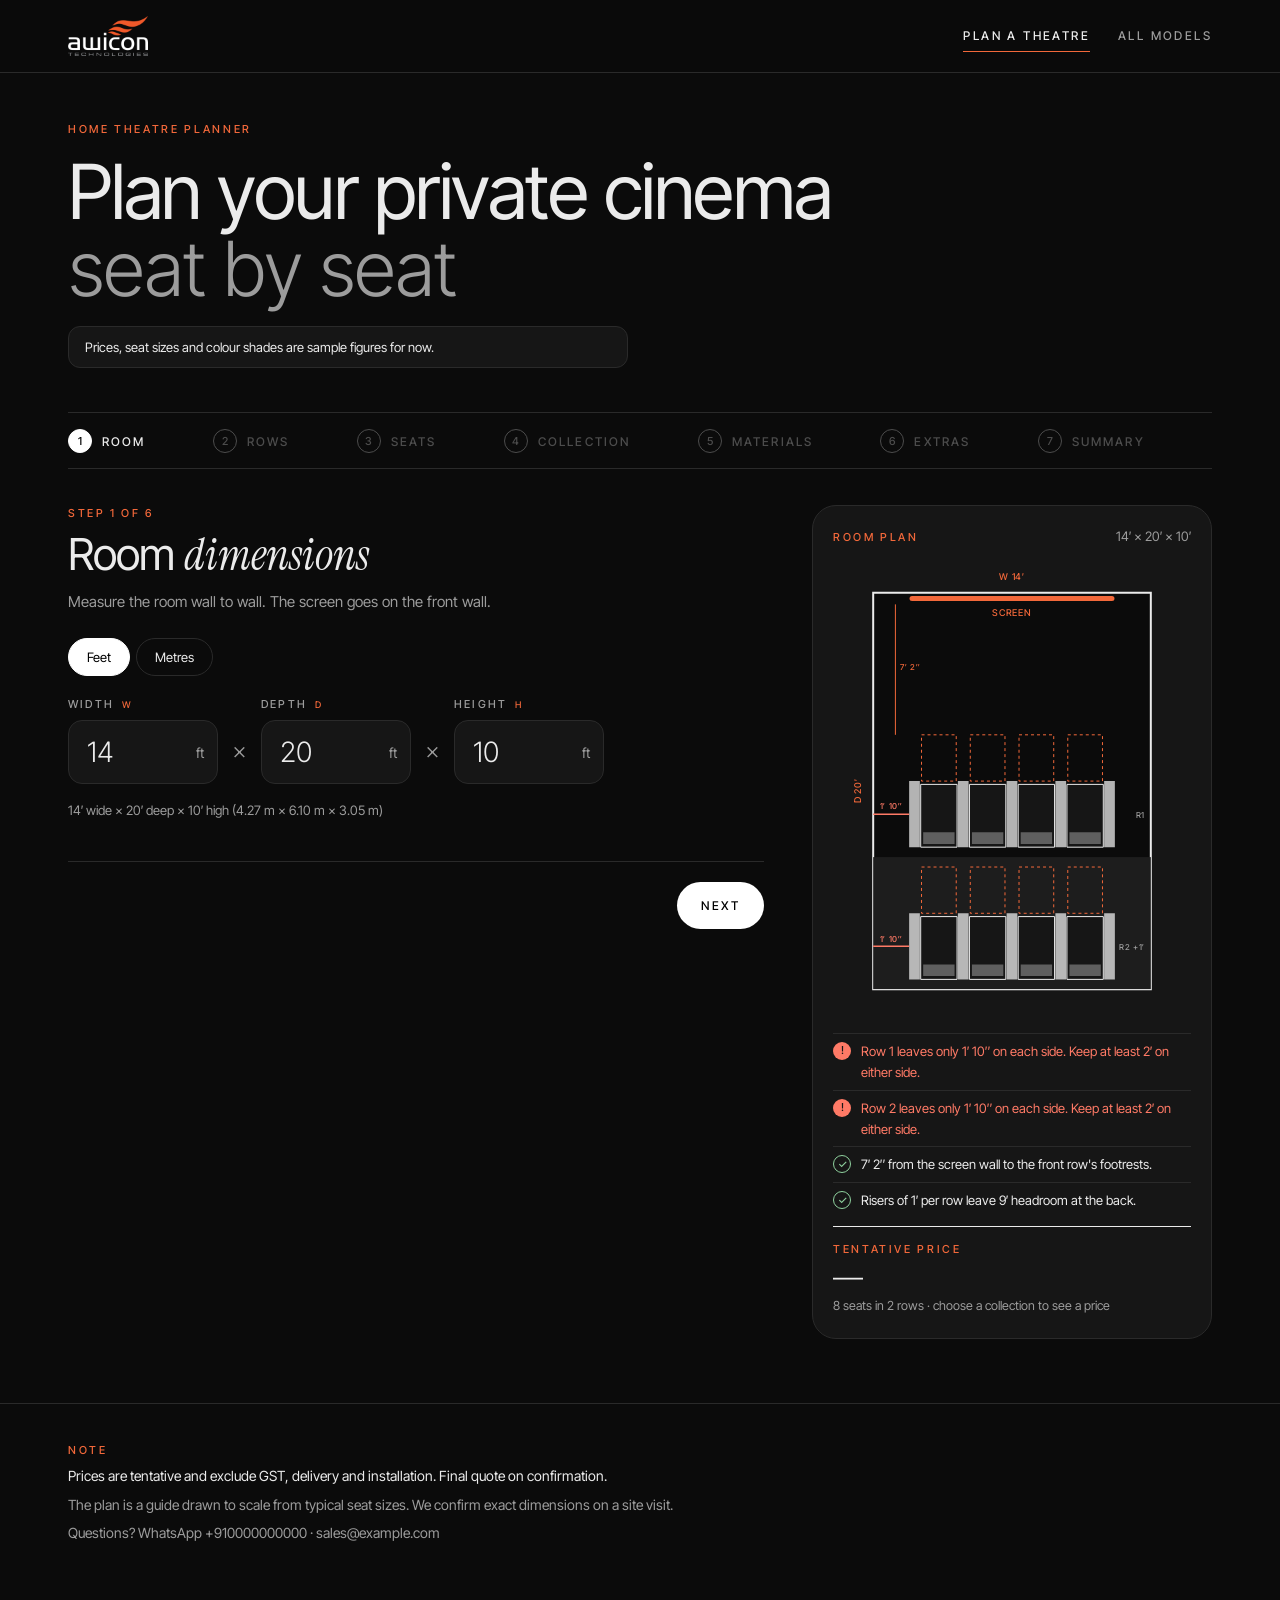
<file: index.html>
<!doctype html>
<html lang="en">
<head>
  <meta charset="utf-8">
  <meta name="viewport" content="width=device-width, initial-scale=1">
  <title>Home Theatre Planner</title>
  <meta name="description" content="Plan your home theatre seating: enter the room, set out the rows, choose a collection, pick materials and accessories, and see a tentative price.">
  <link rel="preconnect" href="https://fonts.googleapis.com">
  <link rel="preconnect" href="https://fonts.gstatic.com" crossorigin>
  <link href="https://fonts.googleapis.com/css2?family=Inter+Tight:wght@300;400;500&family=Instrument+Serif:ital@0;1&display=swap" rel="stylesheet">
  <link rel="stylesheet" href="styles.css">
  <link rel="stylesheet" href="planner.css">
  <link rel="icon" type="image/png" href="images/awicon-icon.png">
  <link rel="apple-touch-icon" href="images/awicon-icon.png">
</head>
<body class="planner">
  <header class="site-header">
    <div class="wrap header-inner">
      <a class="logo" href="index.html" aria-label="Awicon Technologies">
        <img src="images/awicon-logo-white.png" alt="Awicon Technologies" width="480" height="240">
      </a>
      <nav class="top-nav"><a href="index.html" aria-current="page">Plan a theatre</a><a href="models.html">All models</a></nav>
    </div>
  </header>

  <main class="wrap">
    <section class="p-hero">
      <p class="eyebrow">Home theatre planner</p>
      <h1>Plan your private cinema<span class="dim">seat by seat</span></h1>
      <p class="notice" id="sampleNotice" hidden>Prices, seat sizes and colour shades are sample figures for now.</p>
    </section>

    <ol class="stepper" id="stepper" aria-label="Steps"></ol>

    <div class="p-layout">
      <div class="p-main">
        <!-- 1 Room -->
        <section class="step" data-step="1" aria-labelledby="h1s">
          <p class="eyebrow">Step 1 of 6</p>
          <h2 id="h1s">Room <em>dimensions</em></h2>
          <p class="muted">Measure the room wall to wall. The screen goes on the front wall.</p>
          <div class="unit-switch" role="radiogroup" aria-label="Units">
            <label><input type="radio" name="unit" value="ft" checked><span>Feet</span></label>
            <label><input type="radio" name="unit" value="m"><span>Metres</span></label>
          </div>
          <div class="dims">
            <label class="dim-field"><span>Width <small>W</small></span><input type="number" inputmode="decimal" min="1" step="0.1" id="roomW"><em class="unit-lbl"></em></label>
            <span class="times">×</span>
            <label class="dim-field"><span>Depth <small>D</small></span><input type="number" inputmode="decimal" min="1" step="0.1" id="roomD"><em class="unit-lbl"></em></label>
            <span class="times">×</span>
            <label class="dim-field"><span>Height <small>H</small></span><input type="number" inputmode="decimal" min="1" step="0.1" id="roomH"><em class="unit-lbl"></em></label>
          </div>
          <p class="hint" id="roomHint"></p>
        </section>

        <!-- 2 Rows -->
        <section class="step" data-step="2" aria-labelledby="h2s" hidden>
          <p class="eyebrow">Step 2 of 6</p>
          <h2 id="h2s">Number of <em>rows</em></h2>
          <p class="muted">Rows behind the first are raised on a riser so everyone sees the screen.</p>
          <div class="big-choice" id="rowChoice" role="radiogroup" aria-label="Number of rows"></div>
          <p class="hint" id="rowHint"></p>
        </section>

        <!-- 3 Seats per row -->
        <section class="step" data-step="3" aria-labelledby="h3s" hidden>
          <p class="eyebrow">Step 3 of 6</p>
          <h2 id="h3s">Seats in each <em>row</em></h2>
          <p class="muted"><b>Straight arms</b> make a straight row. <b>Wedged arms</b> are tapered so the row curves towards the screen.</p>
          <div class="row-cards" id="rowCards"></div>
        </section>

        <!-- 4 Collection -->
        <section class="step" data-step="4" aria-labelledby="h4s" hidden>
          <p class="eyebrow">Step 4 of 6</p>
          <h2 id="h4s">Choose the <em>collection</em></h2>
          <div class="assign" id="assignTarget" role="radiogroup" aria-label="Choose for"></div>
          <div class="brand-tabs" id="pBrandTabs" role="tablist"></div>
          <div class="collections" id="collections"></div>
          <h3 class="sub">Quantity</h3>
          <div class="qty-rows" id="qtyRows"></div>
        </section>

        <!-- 5 Materials -->
        <section class="step" data-step="5" aria-labelledby="h5s" hidden>
          <p class="eyebrow">Step 5 of 6</p>
          <h2 id="h5s">Materials and <em>upholstery</em></h2>
          <p class="muted">Colour on a screen is only a guide. We'll send physical samples before anything is made.</p>
          <div id="materials"></div>
        </section>

        <!-- 6 Customise -->
        <section class="step" data-step="6" aria-labelledby="h6s" hidden>
          <p class="eyebrow">Step 6 of 6</p>
          <h2 id="h6s">Customisations and <em>accessories</em></h2>
          <div id="customs"></div>
        </section>

        <!-- Summary -->
        <section class="step" data-step="7" aria-labelledby="h7s" hidden>
          <img class="print-logo" src="images/awicon-logo.png" alt="Awicon Technologies" width="480" height="240">
          <p class="eyebrow">Your theatre</p>
          <h2 id="h7s">Summary and tentative <em>quote</em></h2>
          <div id="summary"></div>
          <div class="sum-actions">
            <a class="primary" id="sendWhatsapp" target="_blank" rel="noopener">Send on WhatsApp</a>
            <button type="button" class="ghost" id="copyQuote">Copy as text</button>
            <button type="button" class="ghost" id="copyLink">Copy link to this plan</button>
            <button type="button" class="ghost" id="printQuote">Print / PDF</button>
          </div>
          <button type="button" class="link danger" id="startOver">Start over</button>
        </section>

        <div class="step-nav">
          <button type="button" class="ghost" id="backBtn">Back</button>
          <button type="button" class="primary" id="nextBtn">Next</button>
        </div>
      </div>

      <aside class="p-side" aria-label="Room plan">
        <div class="side-card">
          <div class="side-head">
            <p class="eyebrow">Room plan</p>
            <span class="muted small" id="planDims"></span>
          </div>
          <div class="plan" id="plan"></div>
          <ul class="checks" id="checks"></ul>
          <div class="side-total">
            <span class="eyebrow">Tentative price</span>
            <strong id="sideTotal">—</strong>
            <small class="muted" id="sideSeats"></small>
          </div>
        </div>
      </aside>
    </div>
  </main>

  <footer class="site-footer">
    <div class="wrap">
      <p class="eyebrow">Note</p>
      <p id="priceNote"></p>
      <p class="muted">The plan is a guide drawn to scale from typical seat sizes. We confirm exact dimensions on a site visit.</p>
      <p class="muted" id="contactLine"></p>
    </div>
  </footer>

  <div class="toast" id="toast" role="status" aria-live="polite"></div>

  <script src="catalogue-data.js"></script>
  <script src="drawings.js"></script>
  <script src="planner.js"></script>
</body>
</html>
</file>
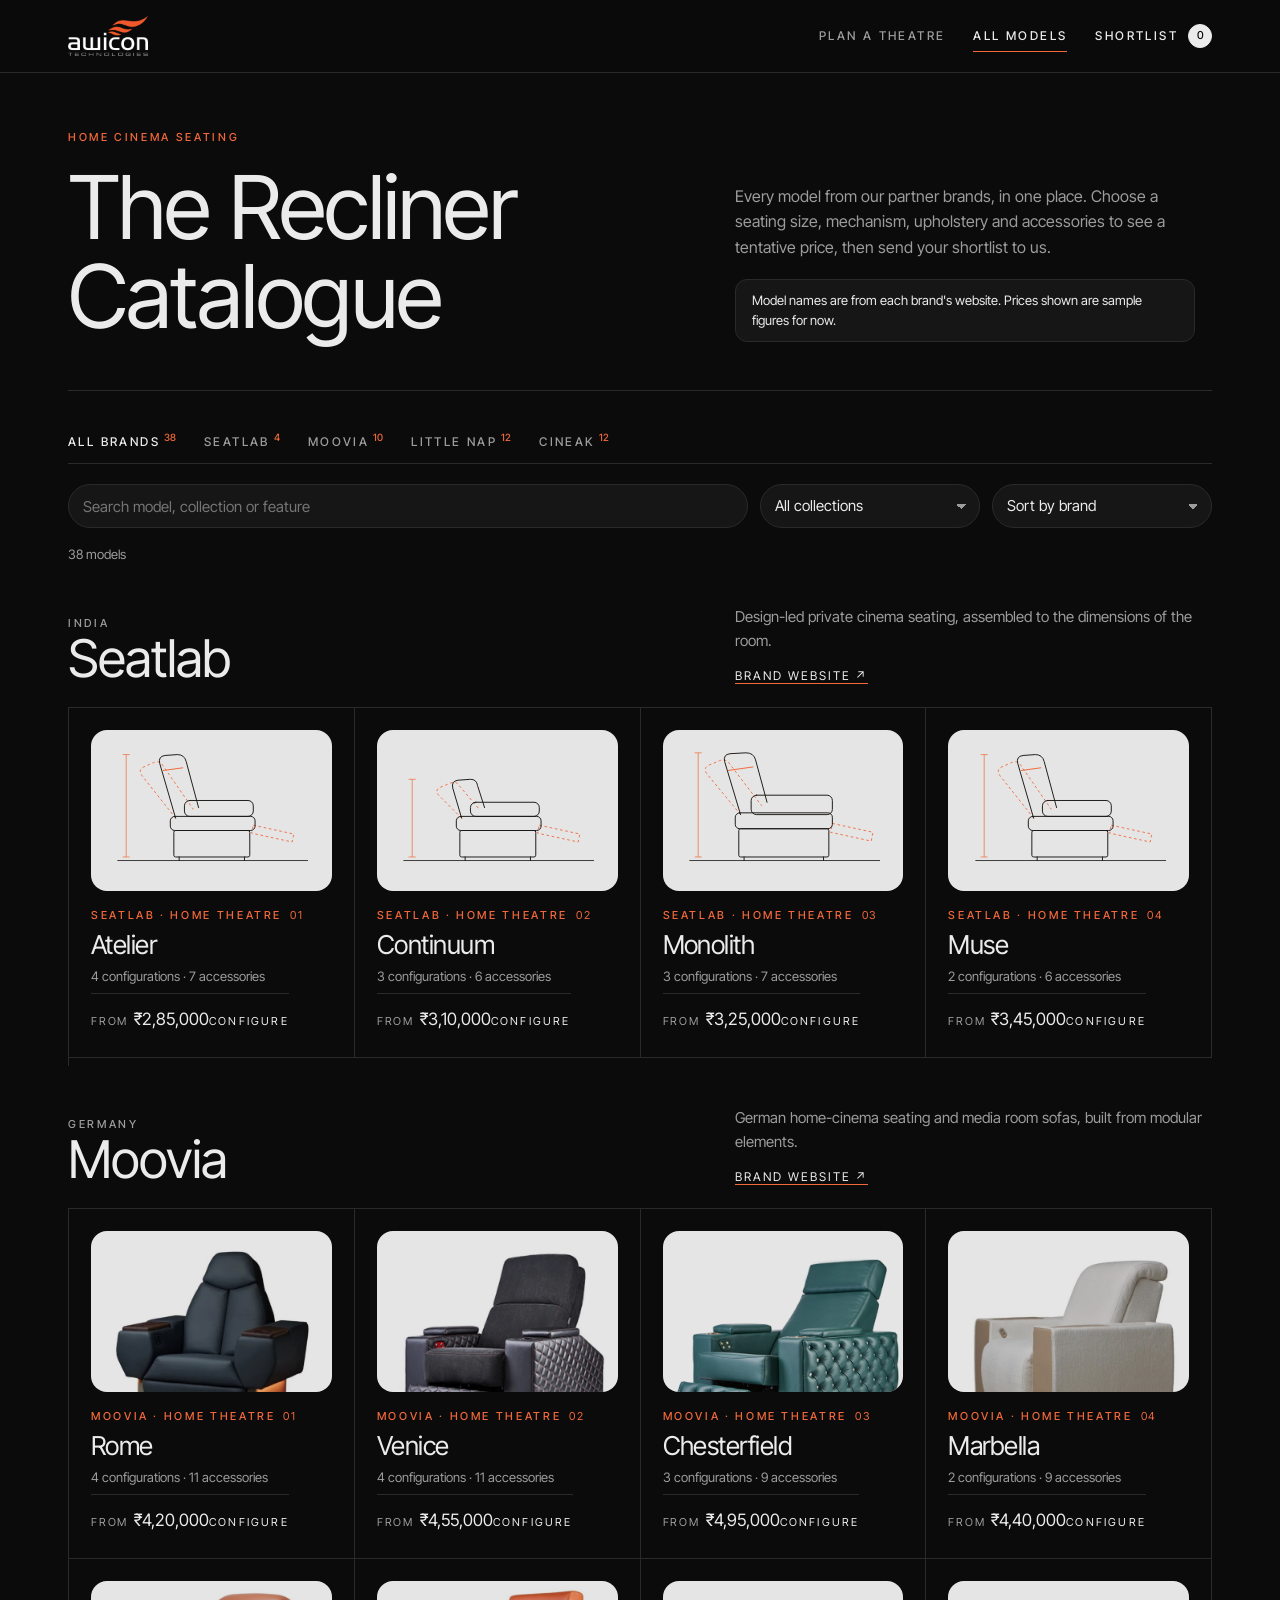
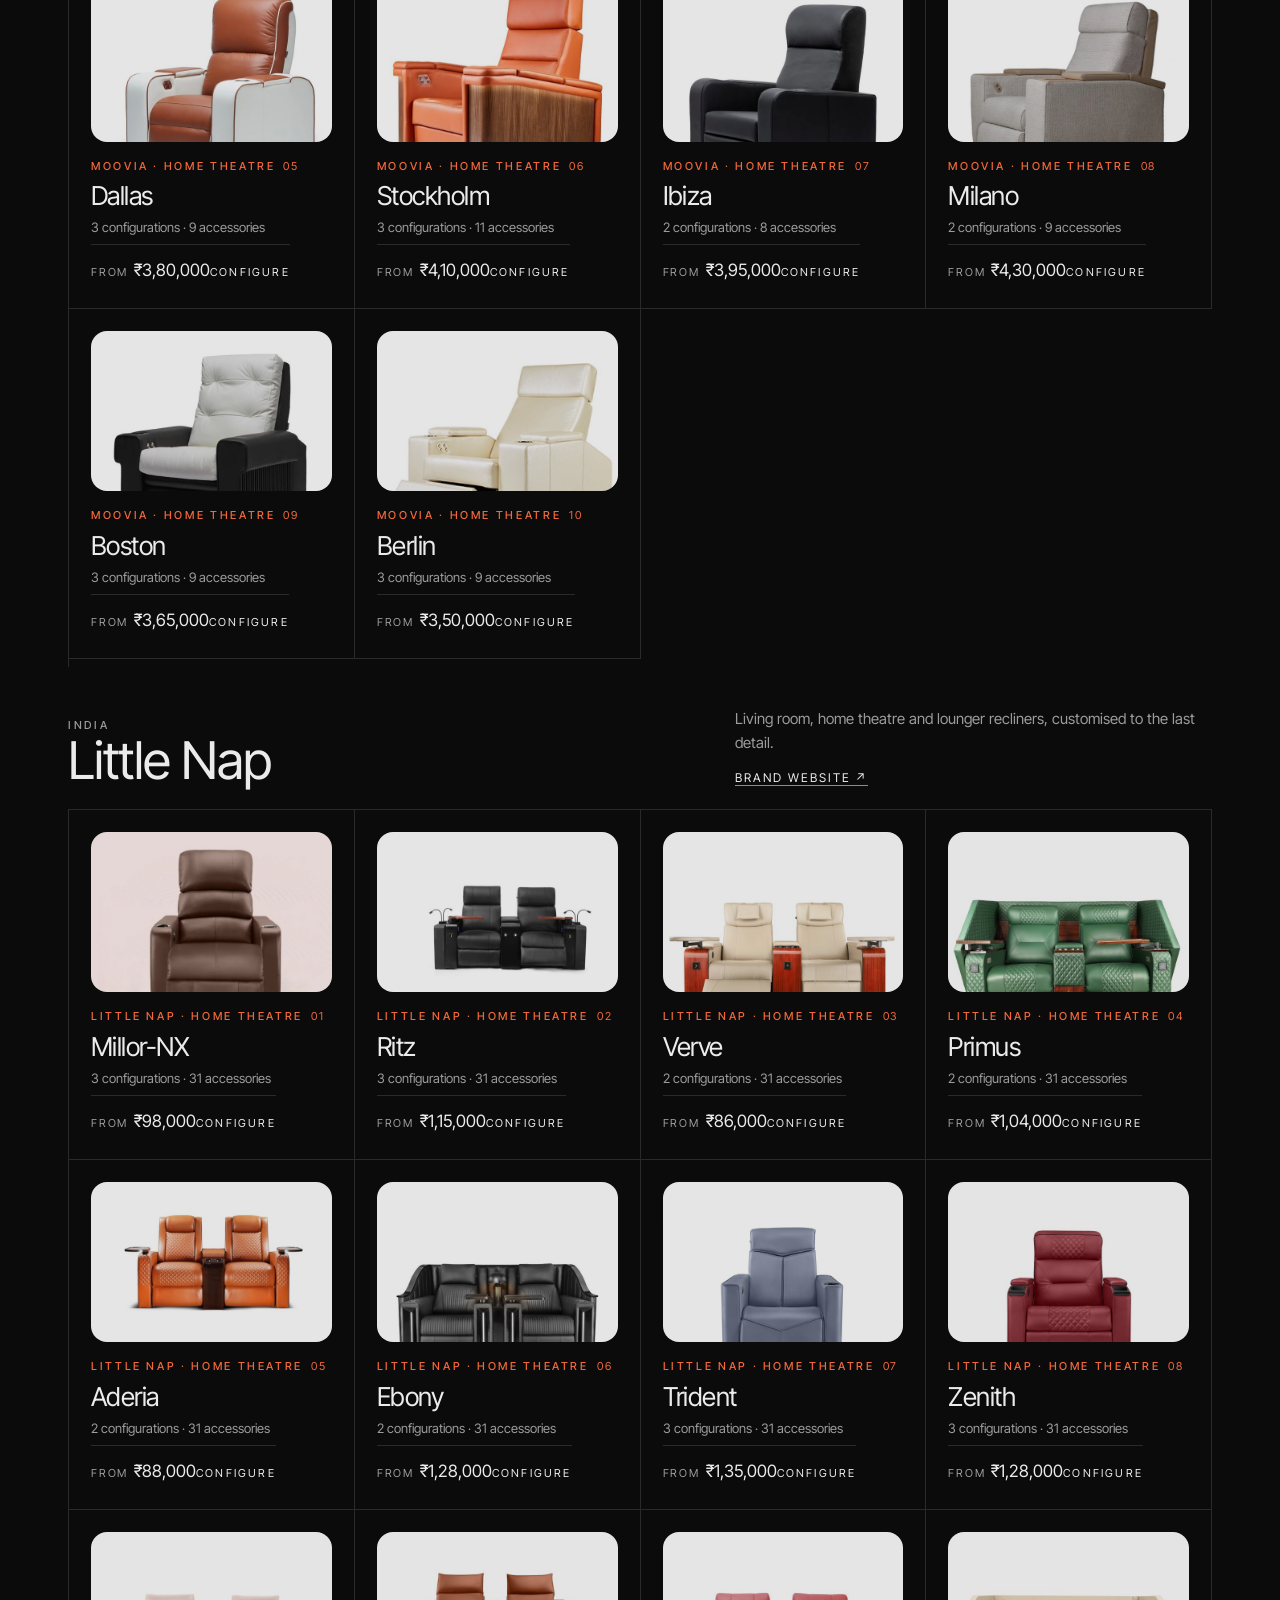
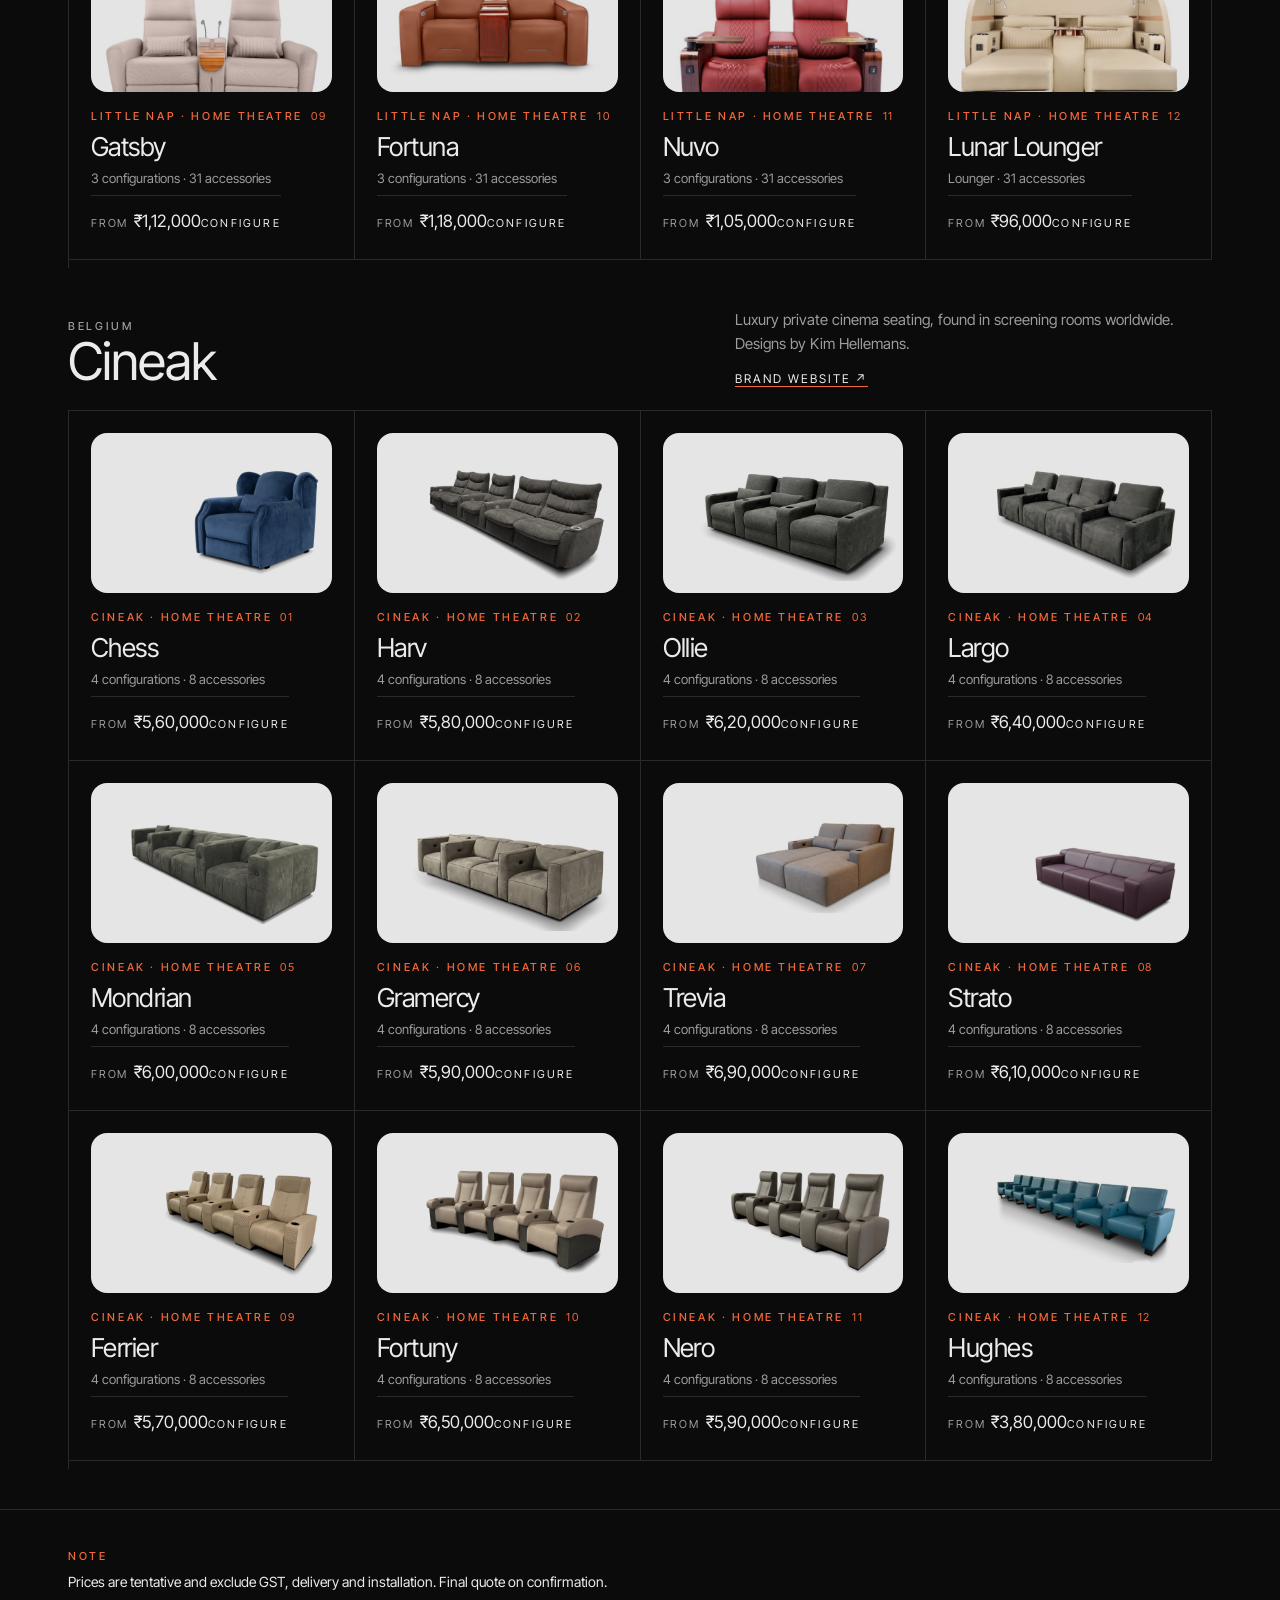
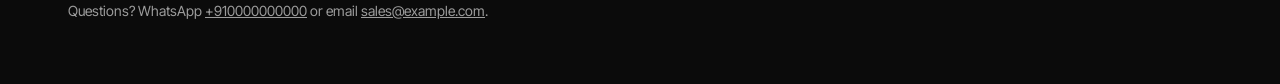
<file: models.html>
<!doctype html>
<html lang="en">
<head>
  <meta charset="utf-8">
  <meta name="viewport" content="width=device-width, initial-scale=1">
  <title>The Recliner Catalogue</title>
  <meta name="description" content="Browse recliners and home cinema seating, choose options and accessories, and see a tentative price.">
  <link rel="preconnect" href="https://fonts.googleapis.com">
  <link rel="preconnect" href="https://fonts.gstatic.com" crossorigin>
  <link href="https://fonts.googleapis.com/css2?family=Inter+Tight:wght@300;400;500&family=Instrument+Serif:ital@0;1&display=swap" rel="stylesheet">
  <link rel="stylesheet" href="styles.css">
  <link rel="icon" type="image/png" href="images/awicon-icon.png">
  <link rel="apple-touch-icon" href="images/awicon-icon.png">
</head>
<body>
  <header class="site-header">
    <div class="wrap header-inner">
      <a class="logo" href="#" id="logo" aria-label="Awicon Technologies">
        <img src="images/awicon-logo-white.png" alt="Awicon Technologies" width="480" height="240">
      </a>
      <nav class="top-nav"><a href="index.html">Plan a theatre</a><a href="models.html" aria-current="page">All models</a></nav>
      <button class="shortlist-btn" id="openShortlist" type="button" aria-haspopup="dialog">
        Shortlist <span class="count" id="shortlistCount">0</span>
      </button>
    </div>
  </header>

  <main>
    <section class="hero wrap">
      <p class="eyebrow" id="eyebrow"></p>
      <div class="hero-grid">
        <h1 id="heroTitle"></h1>
        <div>
          <p class="lede">Every model from our partner brands, in one place. Choose a seating size, mechanism, upholstery and accessories to see a tentative price, then send your shortlist to us.</p>
          <p class="notice" id="sampleNotice" hidden>Model names are from each brand's website. Prices shown are sample figures for now.</p>
        </div>
      </div>
      <div class="rule"></div>
    </section>

    <section class="wrap controls" aria-label="Filters">
      <div class="brand-tabs" id="brandTabs" role="tablist"></div>
      <div class="filter-row">
        <label class="field search">
          <span class="sr">Search</span>
          <input type="search" id="search" placeholder="Search model, collection or feature">
        </label>
        <label class="field">
          <span class="sr">Collection</span>
          <select id="typeFilter"></select>
        </label>
        <label class="field">
          <span class="sr">Sort</span>
          <select id="sort">
            <option value="brand">Sort by brand</option>
            <option value="price-asc">Price: low to high</option>
            <option value="price-desc">Price: high to low</option>
            <option value="name">Name A–Z</option>
          </select>
        </label>
      </div>
      <p class="result-count" id="resultCount" aria-live="polite"></p>
    </section>

    <section class="wrap" id="grid" aria-label="Models"></section>
  </main>

  <footer class="site-footer">
    <div class="wrap">
      <p class="eyebrow">Note</p>
      <p id="priceNote"></p>
      <p class="muted" id="contactLine"></p>
    </div>
  </footer>

  <!-- Model detail / configurator -->
  <dialog class="sheet" id="modelDialog" aria-labelledby="mTitle">
    <form method="dialog" class="sheet-inner" id="modelForm">
      <button class="close" value="close" aria-label="Close">×</button>
      <div class="m-media">
        <div class="m-draw" id="mMedia"></div>
        <p class="caption" id="mCaption1">Side elevation · not to scale</p>
        <div class="m-row" id="mRow"></div>
        <p class="caption" id="mCaption2"></p>
      </div>
      <div class="m-body">
        <p class="eyebrow" id="mBrand"></p>
        <h2 id="mTitle"></h2>
        <p class="m-desc" id="mDesc"></p>
        <ul class="m-features" id="mFeatures"></ul>

        <fieldset>
          <legend>Seating</legend>
          <div class="chips" id="mVariants"></div>
        </fieldset>
        <div id="mOptions"></div>
        <fieldset>
          <legend>Accessories</legend>
          <div class="acc-list" id="mAccessories"></div>
        </fieldset>

        <div class="m-total">
          <div>
            <span class="eyebrow">Tentative price</span>
            <strong id="mTotal"></strong>
            <small class="muted" id="mBreakdown"></small>
          </div>
          <button class="primary" type="button" id="mAdd">Add to shortlist</button>
        </div>
        <button class="link" type="button" id="mShare">Copy link to this model</button>
      </div>
    </form>
  </dialog>

  <!-- Shortlist drawer -->
  <dialog class="drawer" id="shortlistDialog" aria-labelledby="sTitle">
    <div class="drawer-inner">
      <div class="drawer-head">
        <img class="print-logo" src="images/awicon-logo.png" alt="Awicon Technologies" width="480" height="240">
        <p class="eyebrow">Your selection</p>
        <h2 id="sTitle">Shortlist</h2>
        <button class="close" type="button" id="closeShortlist" aria-label="Close">×</button>
      </div>
      <div class="drawer-list" id="shortlistItems"></div>
      <div class="drawer-foot">
        <div class="grand"><span class="eyebrow">Estimated total</span><strong id="grandTotal"></strong></div>
        <p class="muted small" id="drawerNote"></p>
        <div class="drawer-actions">
          <a class="primary" id="sendWhatsapp" target="_blank" rel="noopener">Send on WhatsApp</a>
          <button type="button" id="copyQuote">Copy as text</button>
          <button type="button" id="printQuote">Print / PDF</button>
        </div>
        <button class="link danger" type="button" id="clearShortlist">Clear shortlist</button>
      </div>
    </div>
  </dialog>

  <div class="toast" id="toast" role="status" aria-live="polite"></div>

  <script src="catalogue-data.js"></script>
  <script src="drawings.js"></script>
  <script src="app.js"></script>
</body>
</html>
</file>
<file: styles.css>
:root {
  /* Matched to awicontech.com: near-black, off-white type, white pill buttons, rounded cards.
     --gold is the accent used for labels and dimensions (Awicon orange). */
  --bg: #0B0B0B;
  --surface: #161616;
  --panel: #1D1D1D;
  --ink: #EBEBEB;
  --ink-2: #9C9C9C;
  --line: #2A2A2A;
  --gold: #F2683A;
  --accent: #FFFFFF;
  --accent-ink: #000000;
  --danger: #FF7A66;
  --tile: #E5E5E5;
  --radius: 16px;
  --shadow: 0 24px 60px rgba(0, 0, 0, .55);
  --sans: "Inter Tight", "Helvetica Neue", Arial, sans-serif;
  --serif: "Instrument Serif", Georgia, serif;
  color-scheme: dark;
}

* { box-sizing: border-box; }
html { -webkit-text-size-adjust: 100%; }
body {
  margin: 0; background: var(--bg); color: var(--ink);
  font: 400 15px/1.6 var(--sans);
  letter-spacing: 0;
}
h1, h2, h3 { font-weight: 400; margin: 0; letter-spacing: -.02em; }
h1 em, h2 em, h3 em { font-family: var(--serif); font-style: italic; font-weight: 400; letter-spacing: 0; }
button, input, select { font: inherit; color: inherit; letter-spacing: inherit; }
a { color: inherit; }
.wrap { max-width: 1240px; margin: 0 auto; padding: 0 16px; }
@media (min-width: 900px) { .wrap { padding: 0 48px; } }
.muted { color: var(--ink-2); }
.small { font-size: 13px; }
.sr { position: absolute; width: 1px; height: 1px; overflow: hidden; clip: rect(0 0 0 0); }
.eyebrow {
  margin: 0; color: var(--gold); font-size: 11px; font-weight: 500;
  letter-spacing: .24em; text-transform: uppercase;
}
.rule { height: 1px; background: var(--line); margin-top: 48px; }

/* Header */
.site-header {
  position: sticky; top: 0; z-index: 10;
  background: color-mix(in srgb, var(--bg) 90%, transparent);
  backdrop-filter: blur(10px); border-bottom: 1px solid var(--line);
}
.header-inner { display: flex; align-items: center; justify-content: space-between; height: 72px; }
.logo { display: block; line-height: 0; }
.logo img { height: 40px; width: auto; display: block; }
.print-logo { display: none; }
.shortlist-btn {
  display: inline-flex; align-items: center; gap: 10px; cursor: pointer; background: none;
  border: 0; border-bottom: 1px solid transparent; padding: 6px 0;
  font-size: 12px; font-weight: 500; letter-spacing: .2em; text-transform: uppercase;
}
.shortlist-btn:hover { border-bottom-color: var(--gold); }
.count {
  border: 1px solid var(--ink); background: var(--ink); color: var(--bg); border-radius: 999px; min-width: 24px; height: 24px;
  display: inline-grid; place-items: center; font-size: 11px; letter-spacing: 0;
}

/* Top nav (shared with models.html) */
.top-nav { display: flex; gap: 28px; margin-left: auto; margin-right: 28px; }
.top-nav a {
  text-decoration: none; font-size: 12px; font-weight: 500; letter-spacing: .2em; text-transform: uppercase;
  color: var(--ink-2); padding: 6px 0; border-bottom: 1px solid transparent;
}
.top-nav a[aria-current="page"], .top-nav a:hover { color: var(--ink); border-bottom-color: var(--gold); }
@media (max-width: 760px) {
  .top-nav { gap: 14px; margin-right: 14px; }
  .top-nav a { font-size: 10px; letter-spacing: .12em; }
  .logo img { height: 32px; }
}

/* Hero */
.hero { padding-top: 56px; }
.hero-grid { display: grid; grid-template-columns: 1.3fr 1fr; gap: 48px; align-items: end; margin-top: 16px; }
.hero h1 { font-size: clamp(40px, 7vw, 88px); line-height: 1.02; }
.lede { margin: 0; color: var(--ink-2); max-width: 460px; font-size: 16px; }
.notice {
  margin: 18px 0 0; padding: 10px 16px; border: 1px solid var(--line); border-radius: 12px; background: var(--surface); color: var(--ink);
  font-size: 13px; max-width: 460px;
}

/* Controls */
.controls { padding-top: 28px; }
.brand-tabs { display: flex; gap: 28px; overflow-x: auto; scrollbar-width: none; border-bottom: 1px solid var(--line); }
.brand-tabs button {
  flex: none; cursor: pointer; background: none; border: 0; padding: 10px 0 12px; margin-bottom: -1px;
  border-bottom: 1px solid transparent; font-size: 12px; font-weight: 500; letter-spacing: .2em; text-transform: uppercase;
  color: var(--ink-2);
}
.brand-tabs button sup { font-size: 10px; letter-spacing: 0; margin-left: 4px; color: var(--gold); }
.brand-tabs button[aria-selected="true"] { color: var(--ink); border-bottom-color: var(--gold); }
.brand-tabs button:hover { color: var(--ink); }
.filter-row { display: grid; grid-template-columns: 1fr 220px 220px; gap: 12px; margin-top: 20px; }
.field input, .field select {
  width: 100%; height: 44px; border: 1px solid var(--line); background: var(--surface);
  border-radius: 200px; padding: 0 14px; appearance: none; -webkit-appearance: none;
}
.field select {
  background-image: linear-gradient(45deg, transparent 50%, var(--ink-2) 50%), linear-gradient(135deg, var(--ink-2) 50%, transparent 50%);
  background-position: calc(100% - 18px) 19px, calc(100% - 13px) 19px; background-size: 5px 5px; background-repeat: no-repeat;
}
.field input:focus, .field select:focus, button:focus-visible, a:focus-visible { outline: 1px solid var(--gold); outline-offset: 2px; }
.result-count { color: var(--ink-2); font-size: 13px; margin: 16px 0 0; }

/* Brand sections + grid */
.brand-section { padding-top: 40px; }
.brand-head {
  display: grid; grid-template-columns: 1.3fr 1fr; gap: 48px; align-items: end;
  padding-bottom: 20px; border-bottom: 1px solid var(--line);
}
.brand-head h2 { font-size: clamp(32px, 4.5vw, 52px); line-height: 1.05; }
.brand-head p { margin: 0; color: var(--ink-2); }
.brand-head .site { font-size: 12px; letter-spacing: .16em; text-transform: uppercase; text-decoration: none; border-bottom: 1px solid var(--gold); color: var(--ink); }
.grid {
  display: grid; grid-template-columns: repeat(auto-fill, minmax(270px, 1fr));
  border-left: 1px solid var(--line); margin-top: 0; padding-bottom: 8px;
}
.card {
  background: none; border: 0; border-right: 1px solid var(--line); border-bottom: 1px solid var(--line);
  text-align: left; padding: 22px 22px 24px; cursor: pointer; display: flex; flex-direction: column; gap: 6px;
  transition: background .2s ease;
}
.card:hover { background: var(--surface); }
.card:hover .view { color: var(--gold); }
.card .media { aspect-ratio: 3 / 2; display: grid; place-items: center; margin-bottom: 10px; color: #1C1A17; background: var(--tile); border-radius: var(--radius); overflow: hidden; }
.card .media img { mix-blend-mode: multiply; object-fit: contain !important; }
.card .media img { width: 100%; height: 100%; object-fit: cover; }
.card .media svg { width: 88%; height: auto; }
.card-top { display: flex; justify-content: space-between; gap: 8px; }
.card-top .idx { color: var(--gold); font-size: 11px; letter-spacing: .16em; }
.card h3 { font-size: 26px; line-height: 1.15; }
.card .meta { color: var(--ink-2); font-size: 13px; }
.price { margin-top: auto; padding-top: 12px; display: flex; align-items: baseline; justify-content: space-between; border-top: 1px solid var(--line); }
.price strong { font-weight: 400; font-size: 17px; }
.price .from { font-size: 11px; letter-spacing: .16em; text-transform: uppercase; color: var(--ink-2); margin-right: 6px; }
.view { font-size: 11px; letter-spacing: .2em; text-transform: uppercase; transition: color .2s; }
.empty { text-align: center; padding: 64px 0; color: var(--ink-2); }

/* Drawings */
.draw .stroke { fill: none; stroke: currentColor; stroke-width: 1.1; stroke-linejoin: round; stroke-linecap: round; }
.draw .gold { fill: none; stroke: var(--gold); stroke-width: 1.1; stroke-linecap: round; }
.draw .dash { fill: none; stroke: var(--gold); stroke-width: 1; stroke-dasharray: 3 3; }
.draw .hatch { fill: url(#hatch); stroke: currentColor; stroke-width: 1.1; }
.draw .floor { stroke: var(--line); stroke-width: 1; }
.draw .dim { stroke: var(--gold); stroke-width: .8; }
.draw text { font: 500 7px var(--sans); letter-spacing: .12em; fill: var(--gold); }

/* Dialogs */
dialog { border: 0; padding: 0; color: var(--ink); background: transparent; max-width: none; max-height: none; }
dialog::backdrop { background: rgba(20, 16, 10, .55); }
.close {
  position: absolute; top: 14px; right: 14px; width: 38px; height: 38px; border-radius: 50%;
  border: 1px solid var(--line); background: var(--surface); font-size: 20px; line-height: 1; cursor: pointer; z-index: 2;
}
.sheet { width: min(1080px, calc(100% - 32px)); margin: auto; }
.sheet-inner {
  position: relative; background: var(--surface); box-shadow: var(--shadow); border-radius: 24px; overflow: hidden;
  display: grid; grid-template-columns: minmax(0, .85fr) minmax(0, 1.15fr); grid-template-rows: minmax(0, 1fr); height: min(860px, calc(100vh - 48px));
}
.m-media { background: var(--tile); --ink: #1C1A17; --ink-2: #555; padding: 36px 28px; display: flex; flex-direction: column; justify-content: center; gap: 6px; color: var(--ink); }
.m-draw svg, .m-row svg { width: 100%; height: auto; display: block; }
.m-row svg { max-height: 220px; width: auto; max-width: 100%; margin: 0 auto; }
.m-draw img { width: 100%; height: auto; display: block; }
.m-row { margin-top: 24px; }
.caption { margin: 0; font-size: 10px; letter-spacing: .2em; text-transform: uppercase; color: var(--ink-2); text-align: center; }
.m-body { padding: 36px 36px 28px; overflow-y: auto; }
.m-body h2 { font-size: 44px; line-height: 1.05; margin-top: 8px; padding-right: 40px; }
.m-desc { color: var(--ink-2); margin: 10px 0 8px; }
.m-features { margin: 0; padding: 0; list-style: none; border-top: 1px solid var(--line); }
.m-features li { padding: 7px 0; border-bottom: 1px solid var(--line); font-size: 14px; }
fieldset { border: 0; padding: 0; margin: 24px 0 0; min-width: 0; }
legend { color: var(--gold); font-size: 11px; font-weight: 500; letter-spacing: .22em; text-transform: uppercase; margin-bottom: 10px; padding: 0; }
.chips { display: flex; flex-wrap: wrap; gap: 8px; }
.chips label { cursor: pointer; }
.chips input { position: absolute; opacity: 0; pointer-events: none; }
.chips span {
  display: inline-flex; flex-direction: column; border: 1px solid var(--line); padding: 9px 16px; font-size: 14px; min-width: 120px; border-radius: 12px;
  transition: border-color .15s;
}
.chips span small { color: var(--ink-2); font-size: 12px; }
.chips label:hover span { border-color: var(--ink-2); }
.chips input:checked + span { border-color: var(--ink); box-shadow: inset 0 0 0 1px var(--ink); }
.chips input:focus-visible + span { outline: 1px solid var(--gold); outline-offset: 2px; }
.acc-list { display: grid; grid-template-columns: repeat(auto-fill, minmax(240px, 1fr)); border-top: 1px solid var(--line); }
.acc-list label {
  display: flex; align-items: center; gap: 12px; border-bottom: 1px solid var(--line);
  padding: 10px 4px; cursor: pointer; font-size: 14px;
}
.acc-list label:has(input:checked) .acc-name { color: var(--ink); font-weight: 500; }
.acc-list input { accent-color: var(--gold); width: 16px; height: 16px; flex: none; }
.acc-list .acc-name { flex: 1; display: flex; flex-direction: column; color: var(--ink); }
.acc-list .acc-name small { color: var(--ink-2); font-size: 12px; font-weight: 400; }
.acc-list .acc-price { color: var(--ink-2); white-space: nowrap; font-size: 13px; }
.m-total {
  position: sticky; bottom: -28px; margin: 28px -36px -28px; padding: 18px 36px;
  background: var(--surface); border-top: 1px solid var(--line);
  display: flex; align-items: center; justify-content: space-between; gap: 16px;
}
.m-total div { display: flex; flex-direction: column; gap: 2px; }
.m-total strong { font-size: 30px; font-weight: 300; line-height: 1.1; }
.primary {
  background: var(--accent); color: var(--accent-ink); border: 0; padding: 14px 24px; cursor: pointer; border-radius: 200px;
  font-size: 12px; font-weight: 500; letter-spacing: .2em; text-transform: uppercase; text-decoration: none; text-align: center;
}
.primary:hover { background: #D9D9D9; color: #000; }
.link { background: none; border: 0; padding: 0; color: var(--ink-2); text-decoration: underline; text-underline-offset: 3px; cursor: pointer; font-size: 13px; }
.m-total + .link { margin-top: 40px; }
.danger { color: var(--danger); }

/* Drawer */
.drawer { margin: 0 0 0 auto; height: 100%; width: min(460px, 100%); }
.drawer-inner { background: var(--surface); height: 100vh; display: flex; flex-direction: column; box-shadow: var(--shadow); }
.drawer-head { position: relative; padding: 28px 24px 18px; border-bottom: 1px solid var(--line); }
.drawer-head h2 { font-size: 34px; margin-top: 4px; }
.drawer-head .close { top: 24px; }
.drawer-list { flex: 1; overflow-y: auto; padding: 0 24px; }
.s-item { padding: 16px 0; border-bottom: 1px solid var(--line); display: grid; grid-template-columns: 1fr auto; gap: 4px 12px; }
.s-item h4 { margin: 0; font-size: 18px; font-weight: 400; }
.s-item h4 small { display: block; color: var(--gold); font-size: 10px; letter-spacing: .2em; text-transform: uppercase; font-weight: 500; }
.s-item .meta { font-size: 13px; color: var(--ink-2); grid-column: 1 / -1; }
.s-item .line-total { font-size: 16px; }
.s-item .qty { display: inline-flex; align-items: center; gap: 8px; margin-top: 6px; font-size: 13px; }
.s-item .qty button, .s-item .remove {
  border: 1px solid var(--line); background: none; height: 28px; min-width: 28px; cursor: pointer;
}
.s-item .remove { font-size: 12px; padding: 0 10px; color: var(--danger); justify-self: end; margin-top: 6px; }
.drawer-empty { color: var(--ink-2); padding: 40px 0; text-align: center; }
.drawer-foot { padding: 18px 24px 24px; border-top: 1px solid var(--line); }
.grand { display: flex; justify-content: space-between; align-items: baseline; }
.grand strong { font-size: 28px; font-weight: 300; }
.drawer-actions { display: grid; grid-template-columns: 1fr 1fr; gap: 8px; margin-top: 14px; }
.drawer-actions .primary { grid-column: 1 / -1; }
.drawer-actions button:not(.primary) {
  border: 1px solid var(--line); background: none; padding: 11px; cursor: pointer; border-radius: 200px;
  font-size: 12px; letter-spacing: .16em; text-transform: uppercase;
}
.drawer-foot .link { margin-top: 14px; }

/* Footer */
.site-footer { border-top: 1px solid var(--line); padding: 32px 0 56px; margin-top: 40px; font-size: 14px; }
.site-footer p { margin: 6px 0; max-width: 640px; }

/* Toast */
.toast {
  position: fixed; left: 50%; bottom: 24px; transform: translate(-50%, 20px); opacity: 0; pointer-events: none;
  background: var(--accent); color: var(--accent-ink); padding: 10px 18px; font-size: 13px; letter-spacing: .02em; border-radius: 200px;
  transition: opacity .2s, transform .2s; z-index: 100;
}
.toast.show { opacity: 1; transform: translate(-50%, 0); }

/* Mobile */
@media (max-width: 760px) {
  .hero { padding-top: 36px; }
  .hero-grid, .brand-head { grid-template-columns: 1fr; gap: 16px; }
  .rule { margin-top: 32px; }
  .brand-tabs { gap: 20px; }
  .filter-row { grid-template-columns: 1fr 1fr; }
  .filter-row .search { grid-column: 1 / -1; }
  .sheet { width: 100%; margin: auto 0 0; }
  .sheet-inner { grid-template-columns: 1fr; grid-template-rows: auto; height: auto; max-height: 94vh; overflow-y: auto; }
  .m-media { padding: 28px 20px 20px; }
  .m-row { margin-top: 10px; }
  .m-draw svg { max-height: 150px; width: auto; max-width: 100%; margin: 0 auto; }
  .m-row svg { max-height: 110px; width: auto; max-width: 100%; margin: 0 auto; }
  .m-body { padding: 24px 16px; overflow: visible; }
  .m-body h2 { font-size: 36px; }
  .m-total { margin: 24px -16px -24px; padding: 14px 16px; bottom: 0; }
  .m-total strong { font-size: 24px; }
  .primary { padding: 13px 16px; }
}

/* Print: a clean quote */
@media print {
  .site-header, .hero, .controls, #grid, .site-footer, .toast, .drawer-actions, .link, .close, .s-item .qty button, .s-item .remove { display: none !important; }
  body { background: #fff; color: #000; }
  :root { --bg: #fff; --surface: #fff; --panel: #f2f2f2; --ink: #111; --ink-2: #555; --line: #ccc; --gold: #C4471E; }
  .drawer[open] { position: static; width: 100%; }
  .drawer-inner { height: auto; box-shadow: none; }
  .drawer-list { overflow: visible; }
  .print-logo { display: block; height: 56px; width: auto; margin-bottom: 18px; }
}
</file>
<file: planner.css>
/* Home theatre planner. Builds on the tokens in styles.css. */
:root { --ok: #8FD19E; --warn: var(--danger); }

.planner .top-nav { margin-right: 0; }

.p-hero { padding: 48px 0 8px; }
.p-hero h1 { font-size: clamp(38px, 6vw, 76px); line-height: 1.02; margin-top: 14px; max-width: 900px; font-weight: 400; }
.p-hero h1 .dim { display: block; color: var(--ink-2); font-weight: 300; }
.p-hero .notice { max-width: 560px; }

/* Stepper */
.stepper {
  list-style: none; margin: 36px 0 0; padding: 0; display: flex; border-top: 1px solid var(--line); border-bottom: 1px solid var(--line);
  overflow-x: auto; scrollbar-width: none; scroll-margin-top: 80px;
}
.stepper li { flex: 1 0 auto; }
.stepper button {
  width: 100%; display: flex; align-items: center; gap: 10px; background: none; border: 0; padding: 16px 18px 15px 0;
  cursor: pointer; color: var(--ink-2); border-bottom: 1px solid transparent; margin-bottom: -1px;
  font-size: 12px; font-weight: 500; letter-spacing: .18em; text-transform: uppercase; white-space: nowrap;
}
.stepper button:disabled { cursor: default; opacity: .45; }
.stepper button[aria-current="step"] { color: var(--ink); border-bottom-color: var(--gold); }
.stepper .num {
  width: 24px; height: 24px; border-radius: 50%; border: 1px solid currentColor; display: inline-grid; place-items: center;
  font-size: 11px; letter-spacing: 0; flex: none;
}
.stepper button[aria-current="step"] .num { background: var(--accent); color: var(--accent-ink); border-color: var(--accent); }

/* Layout */
.p-layout { display: grid; grid-template-columns: minmax(0, 1fr) 400px; gap: 48px; padding: 36px 0 24px; align-items: start; }
.step h2 { font-size: clamp(30px, 3.6vw, 44px); line-height: 1.08; margin: 8px 0 10px; }
.step > .muted { margin: 0 0 24px; max-width: 620px; }
.hint { color: var(--ink-2); font-size: 13px; margin: 16px 0 0; }
.sub { font-size: 12px; font-weight: 500; letter-spacing: .22em; text-transform: uppercase; color: var(--gold); margin: 36px 0 0; }
.lbl-sm { display: block; font-size: 11px; font-weight: 500; letter-spacing: .2em; text-transform: uppercase; color: var(--ink-2); margin-bottom: 8px; }
.warn-txt { color: var(--warn); }
.ok-txt { color: var(--ok); }
.step-nav { display: flex; justify-content: space-between; gap: 12px; margin-top: 40px; padding-top: 20px; border-top: 1px solid var(--line); }
.ghost {
  background: none; border: 1px solid var(--line); padding: 13px 24px; cursor: pointer; border-radius: 200px;
  font-size: 12px; font-weight: 500; letter-spacing: .16em; text-transform: uppercase;
}
.ghost:hover { border-color: var(--ink); }

/* Segmented radios (unit, assign target) */
.unit-switch, .assign { display: flex; flex-wrap: wrap; gap: 0; margin-bottom: 20px; align-items: center; }
.assign .lbl-sm { margin: 0 16px 0 0; }
.unit-switch label, .assign label { cursor: pointer; }
.unit-switch input, .assign input, .big-choice input, .arm-pick input { position: absolute; opacity: 0; pointer-events: none; }
.unit-switch label span, .assign label span {
  display: inline-block; padding: 8px 18px; border: 1px solid var(--line); margin-right: 6px; font-size: 13px; border-radius: 200px;
}
.unit-switch input:checked + span, .assign input:checked + span { background: var(--accent); color: var(--accent-ink); border-color: var(--accent); }
.unit-switch input:focus-visible + span, .assign input:focus-visible + span,
.big-choice input:focus-visible + span, .arm-pick input:focus-visible + span { outline: 1px solid var(--gold); outline-offset: 2px; }

/* 1 Room */
.dims { display: flex; align-items: flex-end; gap: 14px; flex-wrap: wrap; }
.dim-field { display: flex; flex-direction: column; gap: 6px; position: relative; }
.dim-field > span { font-size: 11px; font-weight: 500; letter-spacing: .2em; text-transform: uppercase; color: var(--ink-2); }
.dim-field small { color: var(--gold); margin-left: 4px; }
.dim-field input {
  width: 150px; height: 64px; border: 1px solid var(--line); background: var(--surface); padding: 0 40px 0 18px;
  font-size: 28px; font-weight: 300; border-radius: 14px; -moz-appearance: textfield;
}
.dim-field input::-webkit-inner-spin-button { -webkit-appearance: none; }
.dim-field input:focus { outline: 1px solid var(--gold); outline-offset: 2px; }
.dim-field em { position: absolute; right: 14px; bottom: 20px; font-style: normal; color: var(--ink-2); font-size: 14px; }
.times { font-size: 24px; color: var(--ink-2); padding-bottom: 14px; font-weight: 300; }

/* 2 Rows */
.big-choice { display: grid; grid-template-columns: repeat(4, minmax(0, 1fr)); gap: 10px; max-width: 620px; }
.big-choice label { cursor: pointer; }
.big-choice span {
  display: flex; flex-direction: column; align-items: center; padding: 20px 8px 16px; border: 1px solid var(--line);
  background: var(--surface); transition: border-color .15s; border-radius: var(--radius);
}
.big-choice b { font-size: 44px; font-weight: 400; line-height: 1; }
.big-choice small { color: var(--ink-2); font-size: 12px; margin-top: 8px; text-align: center; }
.big-choice label:hover span { border-color: var(--ink-2); }
.big-choice input:checked + span { border-color: var(--ink); box-shadow: inset 0 0 0 1px var(--ink); }

/* 3 Seats */
.row-cards { display: grid; gap: 12px; }
.row-card { border: 1px solid var(--line); background: var(--surface); padding: 18px 20px 20px; border-radius: var(--radius); }
.rc-head { display: flex; justify-content: space-between; align-items: baseline; gap: 12px; flex-wrap: wrap; margin-bottom: 14px; }
.rc-body { display: flex; gap: 36px; align-items: flex-end; flex-wrap: wrap; }
.qty { display: inline-flex; align-items: stretch; border: 1px solid var(--line); background: var(--bg); border-radius: 200px; overflow: hidden; }
.qty button { width: 40px; height: 40px; border: 0; background: none; cursor: pointer; font-size: 18px; }
.qty button:disabled { opacity: .3; cursor: default; }
.qty button:not(:disabled):hover { background: var(--panel); }
.qty output { min-width: 40px; display: grid; place-items: center; font-size: 17px; border-left: 1px solid var(--line); border-right: 1px solid var(--line); }
.arm-pick { display: flex; gap: 8px; flex-wrap: wrap; align-items: flex-end; }
.arm-pick .lbl-sm { width: 100%; }
.arm-pick label { cursor: pointer; }
.arm-pick label span {
  display: inline-flex; align-items: center; gap: 10px; padding: 8px 16px 8px 12px; border: 1px solid var(--line); font-size: 14px; height: 42px; border-radius: 200px;
}
.arm-pick svg { width: 44px; height: 18px; }
.arm-pick .ic { fill: none; stroke: var(--gold); stroke-width: 2.2; stroke-linecap: round; }
.arm-pick input:checked + span { border-color: var(--ink); box-shadow: inset 0 0 0 1px var(--ink); }

/* 4 Collection: tiles in the spirit of a product line-up */
.planner .brand-tabs { margin-bottom: 8px; }
.collections { display: grid; grid-template-columns: repeat(auto-fill, minmax(190px, 1fr)); gap: 4px 8px; margin-top: 8px; }
.coll {
  background: none; border: 0; cursor: pointer; padding: 10px 6px 18px; display: flex; flex-direction: column; align-items: center; gap: 6px;
  color: var(--ink); text-align: center;
}
.coll-media {
  width: 100%; aspect-ratio: 1 / 1; display: grid; place-items: center; background: var(--tile); color: #1C1A17;
  transition: transform .25s ease; border-radius: var(--radius); overflow: hidden;
}
.coll-media img { width: 92%; height: 92%; object-fit: contain; mix-blend-mode: multiply; }
.coll-media svg { width: 82%; height: auto; }
.coll:hover .coll-media { transform: translateY(-3px); }
.coll-name {
  margin-top: 10px; font-size: 15px; font-weight: 400; letter-spacing: .2em; text-transform: uppercase;
  padding-bottom: 4px; border-bottom: 1.5px solid transparent;
}
.coll.sel .coll-name { font-weight: 500; border-bottom-color: currentColor; }
.coll.sel .coll-media { box-shadow: 0 0 0 2px var(--ink); }
.coll-meta { font-size: 12px; color: var(--ink-2); }
.coll-warn { font-size: 11px; color: var(--warn); letter-spacing: .04em; }
.qty-rows { display: grid; gap: 0; border-top: 1px solid var(--line); margin-top: 12px; }
.qty-row {
  display: grid; grid-template-columns: minmax(0, 1fr) auto 150px; gap: 8px 20px; align-items: center;
  padding: 14px 0; border-bottom: 1px solid var(--line);
}
.qr-name { display: flex; flex-direction: column; }
.qr-name strong { font-weight: 400; font-size: 18px; }
.qr-name small { font-size: 12px; }
.qr-fit { font-size: 13px; text-align: right; color: var(--ink-2); }
.qr-warn {
  grid-column: 1 / -1; margin: 0; padding: 8px 14px; font-size: 13px; color: var(--warn); border-radius: 12px;
  border: 1px solid color-mix(in srgb, var(--warn) 45%, transparent); background: color-mix(in srgb, var(--warn) 7%, transparent);
}

/* 5 Materials */
.mat-model { padding: 8px 0 24px; border-bottom: 1px solid var(--line); margin-bottom: 20px; }
.mat-model header h3 { font-size: 30px; margin-top: 4px; }
.mat-grid { display: grid; grid-template-columns: repeat(auto-fill, minmax(200px, 1fr)); gap: 10px; }
.mat { border: 1px solid var(--line); background: var(--surface); padding: 14px 14px 12px; border-radius: var(--radius); display: flex; flex-direction: column; gap: 10px; }
.mat.on { border-color: var(--ink); box-shadow: inset 0 0 0 1px var(--ink); }
.mat-pick { background: none; border: 0; padding: 0; text-align: left; cursor: pointer; display: flex; flex-direction: column; gap: 2px; color: var(--ink); }
.mat-name { font-size: 17px; }
.mat-note { font-size: 11px; letter-spacing: .16em; text-transform: uppercase; color: var(--gold); }
.mat-add { font-size: 12px; color: var(--ink-2); }
.swatches { display: flex; flex-wrap: wrap; gap: 8px; }
.sw {
  width: 30px; height: 30px; border-radius: 50%; border: 1px solid rgba(0,0,0,.18); cursor: pointer; padding: 0;
  box-shadow: inset 0 0 0 2px rgba(255,255,255,.12); transition: transform .15s;
}
.sw:hover { transform: scale(1.08); }
.sw.on { outline: 1.5px solid var(--ink); outline-offset: 3px; }
.sw-name { font-size: 12px; color: var(--ink-2); min-height: 18px; }

/* 6 Extras */
.acc-once { display: flex; align-items: center; gap: 12px; border-bottom: 1px solid var(--line); padding: 8px 4px; font-size: 14px; }
.acc-once .qty button { width: 32px; height: 32px; }
.acc-once .qty output { min-width: 32px; }

/* Side panel */
.p-side { position: sticky; top: 96px; }
.side-card { border: 1px solid var(--line); background: var(--surface); padding: 20px 20px 22px; border-radius: 24px; }
.side-head { display: flex; justify-content: space-between; align-items: baseline; }
.plan { margin: 10px 0 6px; color: var(--ink); }
.plan-svg { width: 100%; height: auto; max-height: 52vh; display: block; }
.plan-svg .room { fill: var(--bg); stroke: var(--ink); stroke-width: 2; vector-effect: non-scaling-stroke; }
.plan-svg .screen { stroke: var(--gold); stroke-width: 5; vector-effect: non-scaling-stroke; stroke-linecap: round; }
.plan-svg .riser { fill: var(--panel); }
.plan-svg .seat { fill: var(--surface); stroke: var(--ink); stroke-width: 1; vector-effect: non-scaling-stroke; }
.plan-svg .back { fill: var(--ink-2); opacity: .55; }
.plan-svg .arm { fill: var(--ink); opacity: .75; }
.plan-svg .foot { fill: none; stroke: var(--gold); stroke-width: 1; stroke-dasharray: 3 3; vector-effect: non-scaling-stroke; }
.plan-svg .dimln { stroke: var(--gold); stroke-width: 1; vector-effect: non-scaling-stroke; }
.plan-svg .dimbad { stroke: var(--warn); stroke-width: 1.5; vector-effect: non-scaling-stroke; }
.plan-svg text { font-family: var(--sans); font-weight: 500; letter-spacing: .08em; }
.plan-svg .lbl { fill: var(--gold); }
.plan-svg .lblbad { fill: var(--warn); }
.plan-svg .rowlbl { fill: var(--ink-2); }
.checks { list-style: none; margin: 8px 0 0; padding: 0; font-size: 13px; }
.checks li { display: flex; gap: 10px; padding: 7px 0; border-top: 1px solid var(--line); }
.checks li span { flex: none; width: 18px; height: 18px; border-radius: 50%; display: grid; place-items: center; font-size: 11px; font-weight: 500; margin-top: 1px; }
.checks .ok span { color: var(--ok); border: 1px solid var(--ok); }
.checks .bad { color: var(--warn); }
.checks .bad span { background: var(--warn); color: var(--surface); }
.side-total { display: flex; flex-direction: column; gap: 2px; padding-top: 14px; margin-top: 8px; border-top: 1px solid var(--ink); }
.side-total strong { font-size: 30px; font-weight: 300; line-height: 1.1; }

/* Summary */
body[data-at="7"] .p-layout { grid-template-columns: minmax(0, 1fr); }
body[data-at="7"] .p-side { display: none; }
.planner .print-logo { display: none; }
.sum-grid { display: grid; grid-template-columns: minmax(0, 1fr) minmax(0, 1fr); gap: 28px; margin-top: 12px; }
.sum-plan { border: 1px solid var(--line); background: var(--surface); padding: 12px; border-radius: 24px; }
.sum-plan .plan-svg { max-height: 520px; }
.sum-room { font-size: 18px; margin: 0 0 6px; }
.spec { margin-top: 18px; }
.spec ul { margin: 6px 0 0; padding: 0; list-style: none; font-size: 14px; }
.spec li { padding: 4px 0; border-bottom: 1px solid var(--line); }
.sum-table { width: 100%; border-collapse: collapse; margin-top: 28px; font-size: 15px; }
.sum-table td { padding: 12px 8px 12px 0; border-bottom: 1px solid var(--line); vertical-align: top; }
.sum-table td:first-child { width: 72px; color: var(--gold); font-size: 11px; letter-spacing: .18em; text-transform: uppercase; padding-top: 15px; }
.sum-table small { display: block; color: var(--ink-2); font-size: 12px; }
.sum-table .num { text-align: right; white-space: nowrap; }
.sum-table tfoot td { border-top: 1px solid var(--ink); border-bottom: 0; font-size: 17px; }
.sum-table tfoot .num { font-size: 26px; font-weight: 300; }
.sum-actions { display: flex; flex-wrap: wrap; gap: 8px; margin-top: 24px; }
.step .link.danger { margin-top: 18px; }

/* Mobile */
@media (max-width: 960px) {
  .p-layout { grid-template-columns: minmax(0, 1fr); gap: 20px; }
  .p-side { position: static; }
  .plan-svg { max-height: 260px; }
  .sum-grid { grid-template-columns: 1fr; }
}
@media (max-width: 760px) {
  .p-hero { padding-top: 32px; }
  .stepper button { padding-right: 14px; }
  .stepper .nm { display: none; }
  .stepper button[aria-current="step"] .nm { display: inline; }
  .dims { gap: 8px; }
  .dim-field input { width: 100px; height: 56px; font-size: 22px; padding-right: 30px; }
  .dim-field em { right: 10px; bottom: 17px; }
  .times { display: none; }
  .big-choice b { font-size: 34px; }
  .rc-body { gap: 18px; }
  .collections { grid-template-columns: repeat(2, minmax(0, 1fr)); }
  .coll-name { font-size: 13px; letter-spacing: .14em; }
  .qty-row { grid-template-columns: minmax(0, 1fr) auto; }
  .qr-fit { grid-column: 1 / -1; text-align: left; }
  .qr-fit br { display: none; }
  .qr-fit span::before { content: " · "; color: var(--ink-2); }
  .mat-grid { grid-template-columns: repeat(2, minmax(0, 1fr)); gap: 8px; }
  .mat { padding: 12px 10px 10px; }
  .mat-name { font-size: 15px; }
  .mat-note { letter-spacing: .1em; }
  .sw { width: 26px; height: 26px; }
  .step-nav { position: sticky; bottom: 0; background: var(--bg); margin: 32px -16px 0; padding: 12px 16px; z-index: 5; }
  .step-nav button { flex: 1; }
  .sum-actions > * { flex: 1 1 calc(50% - 8px); }
  .sum-actions .primary { flex-basis: 100%; }
}

/* Print the summary as a quote */
@media print {
  .planner .site-header, .planner .p-hero, .planner .stepper, .planner .p-side, .planner .step-nav,
  .planner .sum-actions, .planner .step .link, .planner .site-footer, .planner .toast { display: none !important; }
  .planner .p-layout { display: block; padding: 0; }
  .planner .print-logo { display: block; height: 56px; width: auto; margin-bottom: 18px; }
  .planner .sum-grid { grid-template-columns: 1fr 1fr; }
}

/* Tap + on the recliner (touchpoints) */
.tp-wrap { display: grid; grid-template-columns: minmax(0, 1.1fr) minmax(0, 1fr); gap: 18px; align-items: start; }
.tp-stage { position: relative; background: var(--tile); border-radius: var(--radius); color: #1C1A17; padding: 8px; }
.tp-stage svg { width: 100%; height: auto; display: block; }
.tp-dot {
  position: absolute; transform: translate(-50%, -50%); width: 34px; height: 34px; border-radius: 50%;
  border: 0; background: #fff; box-shadow: 0 4px 14px rgba(0,0,0,.25); cursor: pointer; display: grid; place-items: center; padding: 0;
  animation: tp-pulse 2.4s ease-out infinite;
}
.tp-dot span { color: #E0301E; font-size: 22px; line-height: 1; font-weight: 300; }
.tp-dot.has { background: #111; }
.tp-dot.has span { color: #fff; font-size: 15px; font-weight: 500; }
.tp-dot.open { outline: 2px solid var(--gold); outline-offset: 3px; animation: none; }
@keyframes tp-pulse { 0% { box-shadow: 0 0 0 0 rgba(255,255,255,.7), 0 4px 14px rgba(0,0,0,.25); } 70% { box-shadow: 0 0 0 12px rgba(255,255,255,0), 0 4px 14px rgba(0,0,0,.25); } 100% { box-shadow: 0 0 0 0 rgba(255,255,255,0), 0 4px 14px rgba(0,0,0,.25); } }
@media (prefers-reduced-motion: reduce) { .tp-dot { animation: none; } }
.tp-panel { border: 1px solid var(--line); border-radius: var(--radius); padding: 14px; background: var(--surface); }
.tp-head { display: flex; justify-content: space-between; align-items: baseline; gap: 8px; flex-wrap: wrap; margin-bottom: 10px; }
.tp-opts { display: grid; grid-template-columns: repeat(auto-fill, minmax(150px, 1fr)); gap: 8px; }
.tp-opt {
  text-align: left; background: none; border: 1px solid var(--line); border-radius: 12px; padding: 9px 12px; cursor: pointer;
  display: flex; flex-direction: column; gap: 2px; color: var(--ink);
}
.tp-opt small { color: var(--ink-2); font-size: 12px; }
.tp-opt:hover { border-color: var(--ink-2); }
.tp-opt.on { border-color: var(--ink); box-shadow: inset 0 0 0 1px var(--ink); }
.tp-hint { margin: 0; padding: 14px; border: 1px dashed var(--line); border-radius: var(--radius); }
.tp-chosen { font-size: 13px; color: var(--ink-2); margin: 10px 0 0; }
@media (max-width: 760px) { .tp-wrap { grid-template-columns: minmax(0, 1fr); } .tp-dot { width: 30px; height: 30px; } }
</file>
